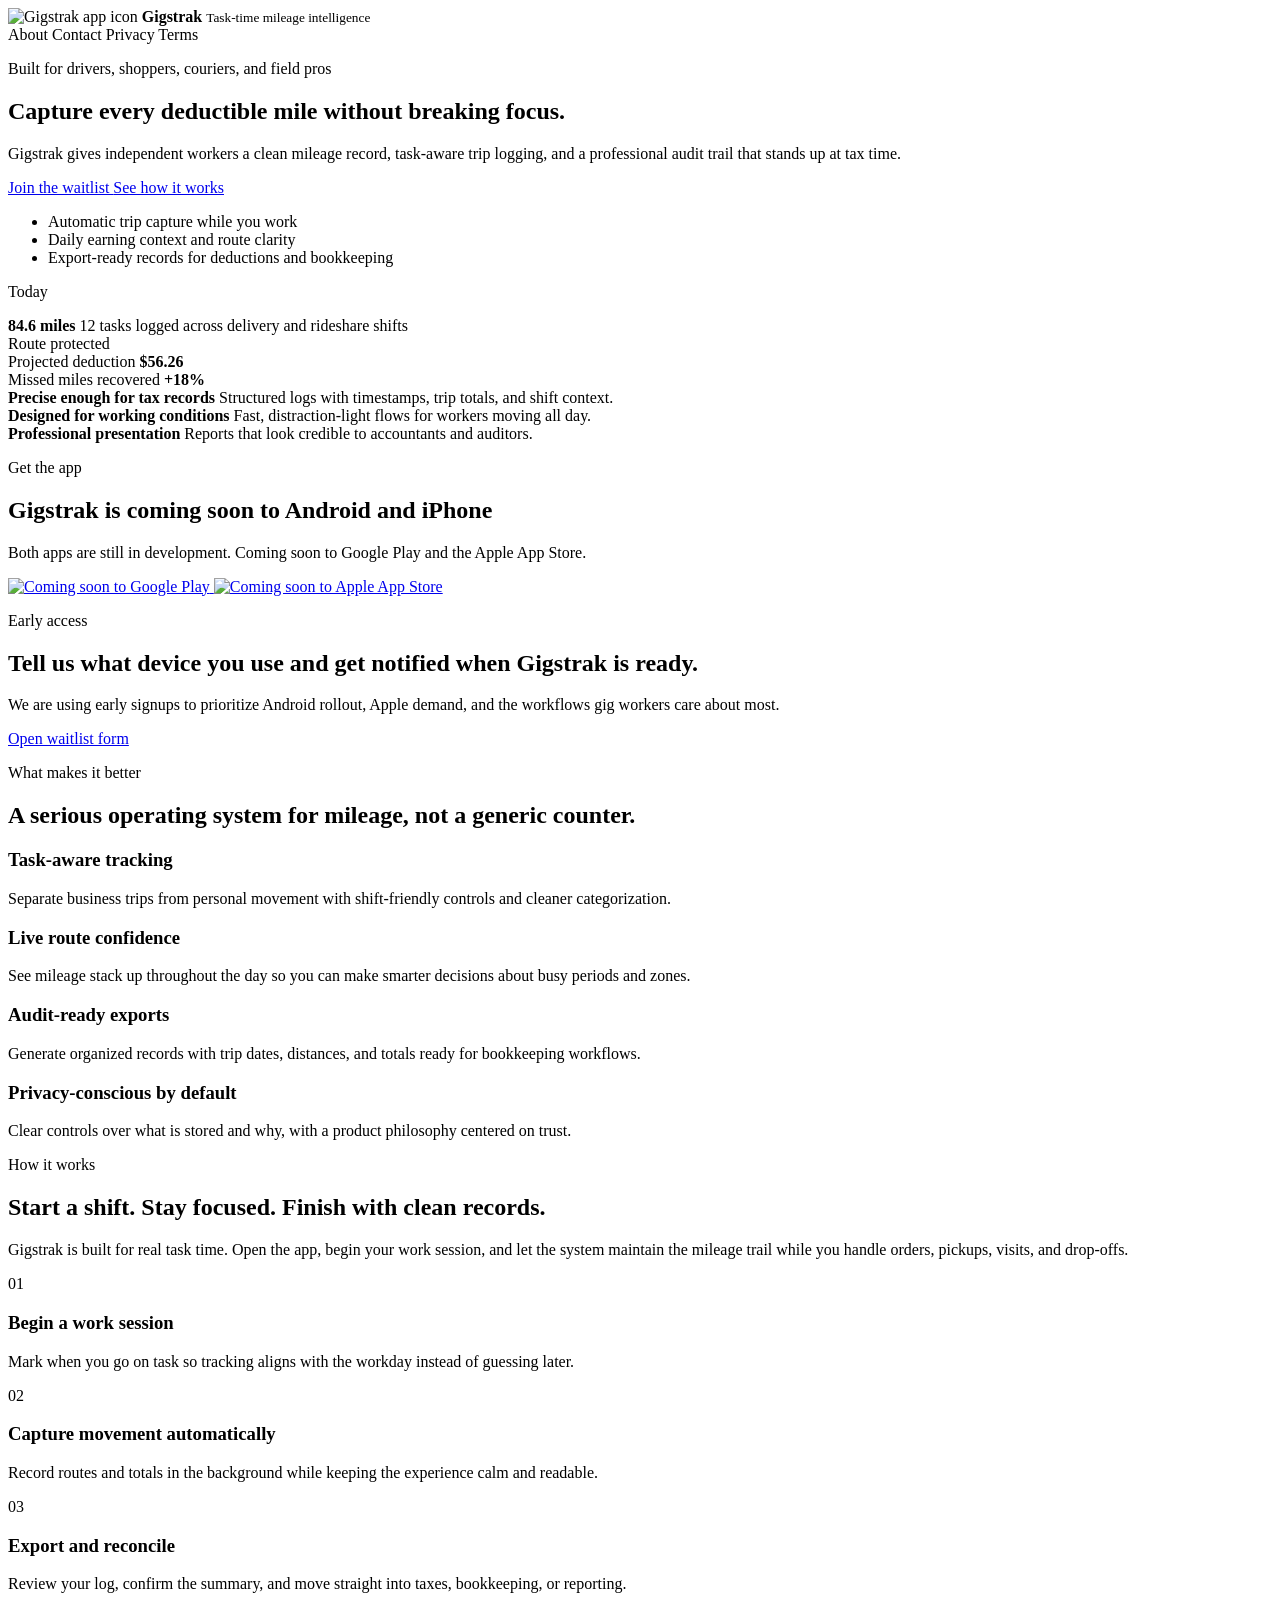
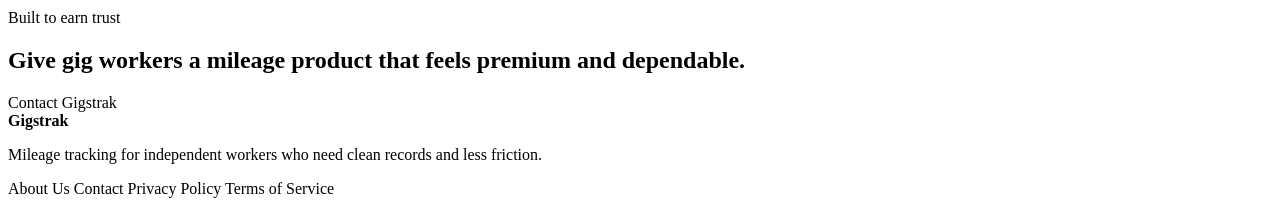
<file: src/main/resources/templates/index.html>
<!DOCTYPE html>
<html lang="en" xmlns:th="http://www.thymeleaf.org">
<head>
    <meta charset="UTF-8">
    <meta name="viewport" content="width=device-width, initial-scale=1.0">
    <title>Gigstrak | Mileage Tracking for Gig Workers</title>
    <meta name="description" content="Gigstrak helps gig workers automatically track miles, protect deductions, and stay focused while on task.">
    <link rel="preconnect" href="https://fonts.googleapis.com">
    <link rel="preconnect" href="https://fonts.gstatic.com" crossorigin>
    <link href="https://fonts.googleapis.com/css2?family=Manrope:wght@400;500;600;700;800&family=Space+Grotesk:wght@500;700&display=swap" rel="stylesheet">
    <link rel="icon" type="image/png" th:href="@{/images/appicon.png}">
    <link rel="stylesheet" th:href="@{/css/site.css}">
    <script async src="https://www.googletagmanager.com/gtag/js?id=G-9YWFZY5YRL"></script>
    <script>
        window.dataLayer = window.dataLayer || [];
        function gtag() { dataLayer.push(arguments); }
        gtag("js", new Date());
        gtag("config", "G-9YWFZY5YRL");
    </script>
    <script defer th:src="@{/js/analytics.js}"></script>
</head>
<body>
<div class="site-shell">
    <header class="topbar">
        <a class="brand" th:href="@{/}">
            <img class="brand-mark" th:src="@{/images/appicon.png}" alt="Gigstrak app icon">
            <span class="brand-copy">
                <strong>Gigstrak</strong>
                <small>Task-time mileage intelligence</small>
            </span>
        </a>
        <nav class="nav">
            <a th:href="@{/about}">About</a>
            <a th:href="@{/contact}">Contact</a>
            <a th:href="@{/privacy}">Privacy</a>
            <a th:href="@{/terms}">Terms</a>
        </nav>
    </header>

    <main>
        <section class="hero">
            <div class="hero-copy">
                <p class="eyebrow">Built for drivers, shoppers, couriers, and field pros</p>
                <h1>Capture every deductible mile without breaking focus.</h1>
                <p class="hero-text">
                    Gigstrak gives independent workers a clean mileage record, task-aware trip logging,
                    and a professional audit trail that stands up at tax time.
                </p>
                <div class="hero-actions">
                    <a class="button button-primary" href="https://forms.gle/8xgizsS3tRy8rVXSA" target="_blank" rel="noopener noreferrer" data-analytics-event="waitlist_click" data-analytics-label="hero_waitlist">
                        Join the waitlist
                    </a>
                    <a class="button button-secondary" href="#features" data-analytics-event="cta_click" data-analytics-label="hero_features">See how it works</a>
                </div>
                <ul class="hero-points">
                    <li>Automatic trip capture while you work</li>
                    <li>Daily earning context and route clarity</li>
                    <li>Export-ready records for deductions and bookkeeping</li>
                </ul>
            </div>
            <div class="hero-panel">
                <div class="stats-card glass">
                    <p>Today</p>
                    <strong>84.6 miles</strong>
                    <span>12 tasks logged across delivery and rideshare shifts</span>
                </div>
                <div class="map-card glass">
                    <div class="map-grid"></div>
                    <div class="map-highlight map-highlight-a"></div>
                    <div class="map-highlight map-highlight-b"></div>
                    <div class="route-pill">Route protected</div>
                </div>
                <div class="metrics-row">
                    <div class="mini-card glass">
                        <span>Projected deduction</span>
                        <strong>$56.26</strong>
                    </div>
                    <div class="mini-card glass">
                        <span>Missed miles recovered</span>
                        <strong>+18%</strong>
                    </div>
                </div>
            </div>
        </section>

        <section class="proof-band">
            <div>
                <strong>Precise enough for tax records</strong>
                <span>Structured logs with timestamps, trip totals, and shift context.</span>
            </div>
            <div>
                <strong>Designed for working conditions</strong>
                <span>Fast, distraction-light flows for workers moving all day.</span>
            </div>
            <div>
                <strong>Professional presentation</strong>
                <span>Reports that look credible to accountants and auditors.</span>
            </div>
        </section>

        <section class="download-strip">
            <div class="download-copy">
                <p class="eyebrow">Get the app</p>
                <h2>Gigstrak is coming soon to Android and iPhone</h2>
                <p>Both apps are still in development. Coming soon to Google Play and the Apple App Store.</p>
            </div>
            <div class="store-actions" aria-label="App store availability">
                <a class="store-badge-image" href="https://play.google.com/store" target="_blank" rel="noopener noreferrer" aria-label="Coming soon to Google Play" data-analytics-event="store_click" data-analytics-label="google_play_badge">
                    <img th:src="@{/images/google-play-badge.svg}" alt="Coming soon to Google Play">
                </a>
                <a class="store-badge-image" href="https://forms.gle/8xgizsS3tRy8rVXSA" target="_blank" rel="noopener noreferrer" aria-label="Join the waitlist for Apple App Store updates" data-analytics-event="waitlist_click" data-analytics-label="apple_coming_soon_badge">
                    <img th:src="@{/images/apple-store-badge.svg}" alt="Coming soon to Apple App Store">
                </a>
            </div>
        </section>

        <section class="section section-compact">
            <div class="waitlist-panel">
                <div>
                    <p class="eyebrow">Early access</p>
                    <h2>Tell us what device you use and get notified when Gigstrak is ready.</h2>
                    <p>We are using early signups to prioritize Android rollout, Apple demand, and the workflows gig workers care about most.</p>
                </div>
                <a class="button button-primary" href="https://forms.gle/8xgizsS3tRy8rVXSA" target="_blank" rel="noopener noreferrer" data-analytics-event="waitlist_click" data-analytics-label="midpage_waitlist">
                    Open waitlist form
                </a>
            </div>
        </section>

        <section class="section" id="features">
            <div class="section-heading">
                <p class="eyebrow">What makes it better</p>
                <h2>A serious operating system for mileage, not a generic counter.</h2>
            </div>
            <div class="feature-grid">
                <article class="feature-card">
                    <h3>Task-aware tracking</h3>
                    <p>Separate business trips from personal movement with shift-friendly controls and cleaner categorization.</p>
                </article>
                <article class="feature-card">
                    <h3>Live route confidence</h3>
                    <p>See mileage stack up throughout the day so you can make smarter decisions about busy periods and zones.</p>
                </article>
                <article class="feature-card">
                    <h3>Audit-ready exports</h3>
                    <p>Generate organized records with trip dates, distances, and totals ready for bookkeeping workflows.</p>
                </article>
                <article class="feature-card">
                    <h3>Privacy-conscious by default</h3>
                    <p>Clear controls over what is stored and why, with a product philosophy centered on trust.</p>
                </article>
            </div>
        </section>

        <section class="section section-alt">
            <div class="workflow">
                <div class="workflow-copy">
                    <p class="eyebrow">How it works</p>
                    <h2>Start a shift. Stay focused. Finish with clean records.</h2>
                    <p>
                        Gigstrak is built for real task time. Open the app, begin your work session, and let the system
                        maintain the mileage trail while you handle orders, pickups, visits, and drop-offs.
                    </p>
                </div>
                <div class="workflow-steps">
                    <div class="workflow-step">
                        <span>01</span>
                        <h3>Begin a work session</h3>
                        <p>Mark when you go on task so tracking aligns with the workday instead of guessing later.</p>
                    </div>
                    <div class="workflow-step">
                        <span>02</span>
                        <h3>Capture movement automatically</h3>
                        <p>Record routes and totals in the background while keeping the experience calm and readable.</p>
                    </div>
                    <div class="workflow-step">
                        <span>03</span>
                        <h3>Export and reconcile</h3>
                        <p>Review your log, confirm the summary, and move straight into taxes, bookkeeping, or reporting.</p>
                    </div>
                </div>
            </div>
        </section>

        <section class="section">
            <div class="cta-card">
                <div>
                    <p class="eyebrow">Built to earn trust</p>
                    <h2>Give gig workers a mileage product that feels premium and dependable.</h2>
                </div>
                <a class="button button-primary" th:href="@{/contact}" data-analytics-event="contact_click" data-analytics-label="footer_cta_contact">Contact Gigstrak</a>
            </div>
        </section>
    </main>

    <footer class="footer">
        <div>
            <strong>Gigstrak</strong>
            <p>Mileage tracking for independent workers who need clean records and less friction.</p>
        </div>
        <div class="footer-links">
            <a th:href="@{/about}">About Us</a>
            <a th:href="@{/contact}">Contact</a>
            <a th:href="@{/privacy}">Privacy Policy</a>
            <a th:href="@{/terms}">Terms of Service</a>
        </div>
    </footer>
</div>
</body>
</html>
</file>
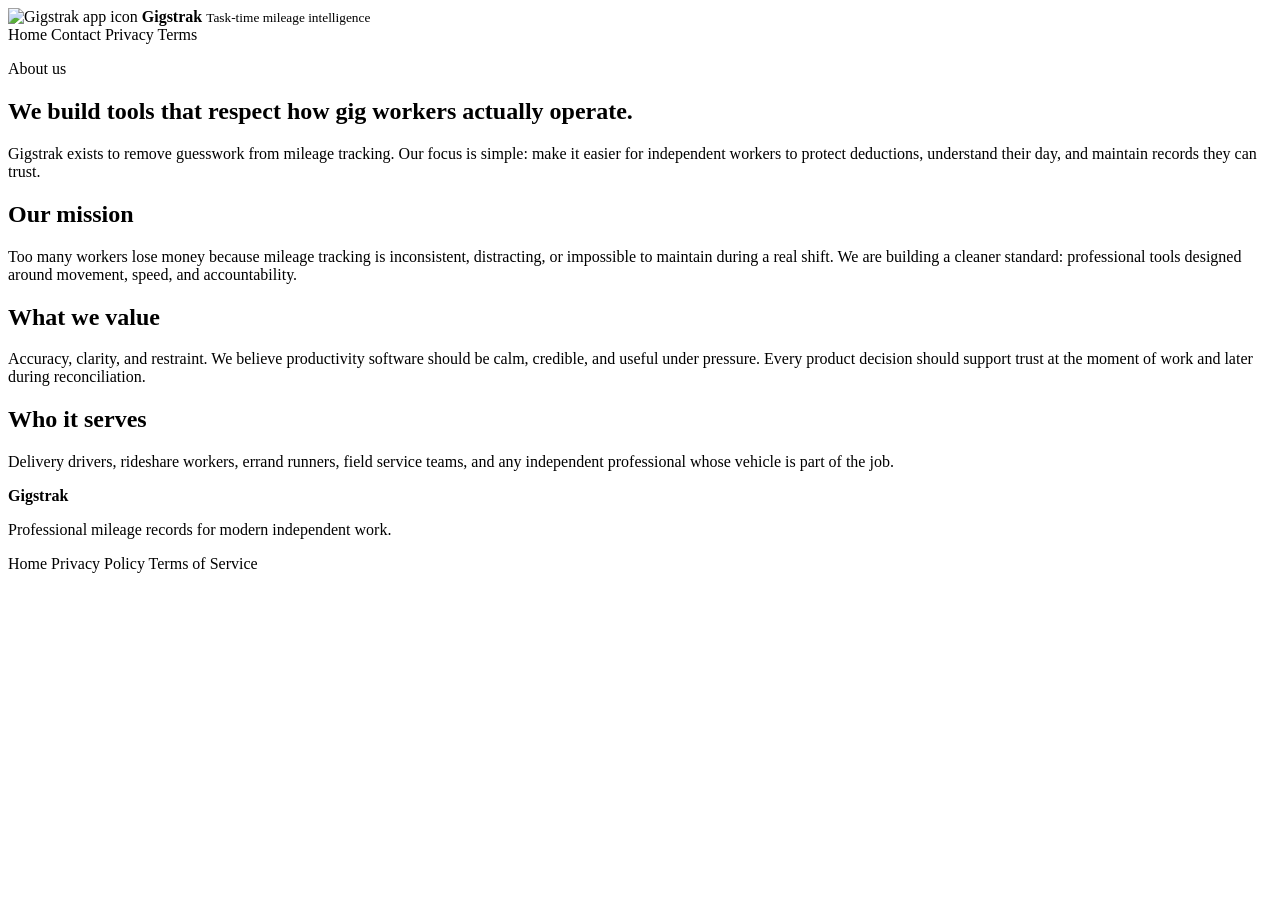
<file: src/main/resources/templates/about.html>
<!DOCTYPE html>
<html lang="en" xmlns:th="http://www.thymeleaf.org">
<head>
    <meta charset="UTF-8">
    <meta name="viewport" content="width=device-width, initial-scale=1.0">
    <title>About Gigstrak</title>
    <link rel="preconnect" href="https://fonts.googleapis.com">
    <link rel="preconnect" href="https://fonts.gstatic.com" crossorigin>
    <link href="https://fonts.googleapis.com/css2?family=Manrope:wght@400;500;600;700;800&family=Space+Grotesk:wght@500;700&display=swap" rel="stylesheet">
    <link rel="icon" type="image/png" th:href="@{/images/appicon.png}">
    <link rel="stylesheet" th:href="@{/css/site.css}">
    <script async src="https://www.googletagmanager.com/gtag/js?id=G-9YWFZY5YRL"></script>
    <script>
        window.dataLayer = window.dataLayer || [];
        function gtag() { dataLayer.push(arguments); }
        gtag("js", new Date());
        gtag("config", "G-9YWFZY5YRL");
    </script>
    <script defer th:src="@{/js/analytics.js}"></script>
</head>
<body>
<div class="site-shell site-shell-inner">
    <header class="topbar">
        <a class="brand" th:href="@{/}">
            <img class="brand-mark" th:src="@{/images/appicon.png}" alt="Gigstrak app icon">
            <span class="brand-copy">
                <strong>Gigstrak</strong>
                <small>Task-time mileage intelligence</small>
            </span>
        </a>
        <nav class="nav">
            <a th:href="@{/}">Home</a>
            <a th:href="@{/contact}">Contact</a>
            <a th:href="@{/privacy}">Privacy</a>
            <a th:href="@{/terms}">Terms</a>
        </nav>
    </header>

    <main class="content-page">
        <section class="page-hero">
            <p class="eyebrow">About us</p>
            <h1>We build tools that respect how gig workers actually operate.</h1>
            <p>
                Gigstrak exists to remove guesswork from mileage tracking. Our focus is simple:
                make it easier for independent workers to protect deductions, understand their day,
                and maintain records they can trust.
            </p>
        </section>

        <section class="content-grid">
            <article class="content-card">
                <h2>Our mission</h2>
                <p>
                    Too many workers lose money because mileage tracking is inconsistent, distracting,
                    or impossible to maintain during a real shift. We are building a cleaner standard:
                    professional tools designed around movement, speed, and accountability.
                </p>
            </article>
            <article class="content-card">
                <h2>What we value</h2>
                <p>
                    Accuracy, clarity, and restraint. We believe productivity software should be calm,
                    credible, and useful under pressure. Every product decision should support trust
                    at the moment of work and later during reconciliation.
                </p>
            </article>
            <article class="content-card">
                <h2>Who it serves</h2>
                <p>
                    Delivery drivers, rideshare workers, errand runners, field service teams, and
                    any independent professional whose vehicle is part of the job.
                </p>
            </article>
        </section>
    </main>

    <footer class="footer">
        <div>
            <strong>Gigstrak</strong>
            <p>Professional mileage records for modern independent work.</p>
        </div>
        <div class="footer-links">
            <a th:href="@{/}">Home</a>
            <a th:href="@{/privacy}">Privacy Policy</a>
            <a th:href="@{/terms}">Terms of Service</a>
        </div>
    </footer>
</div>
</body>
</html>
</file>
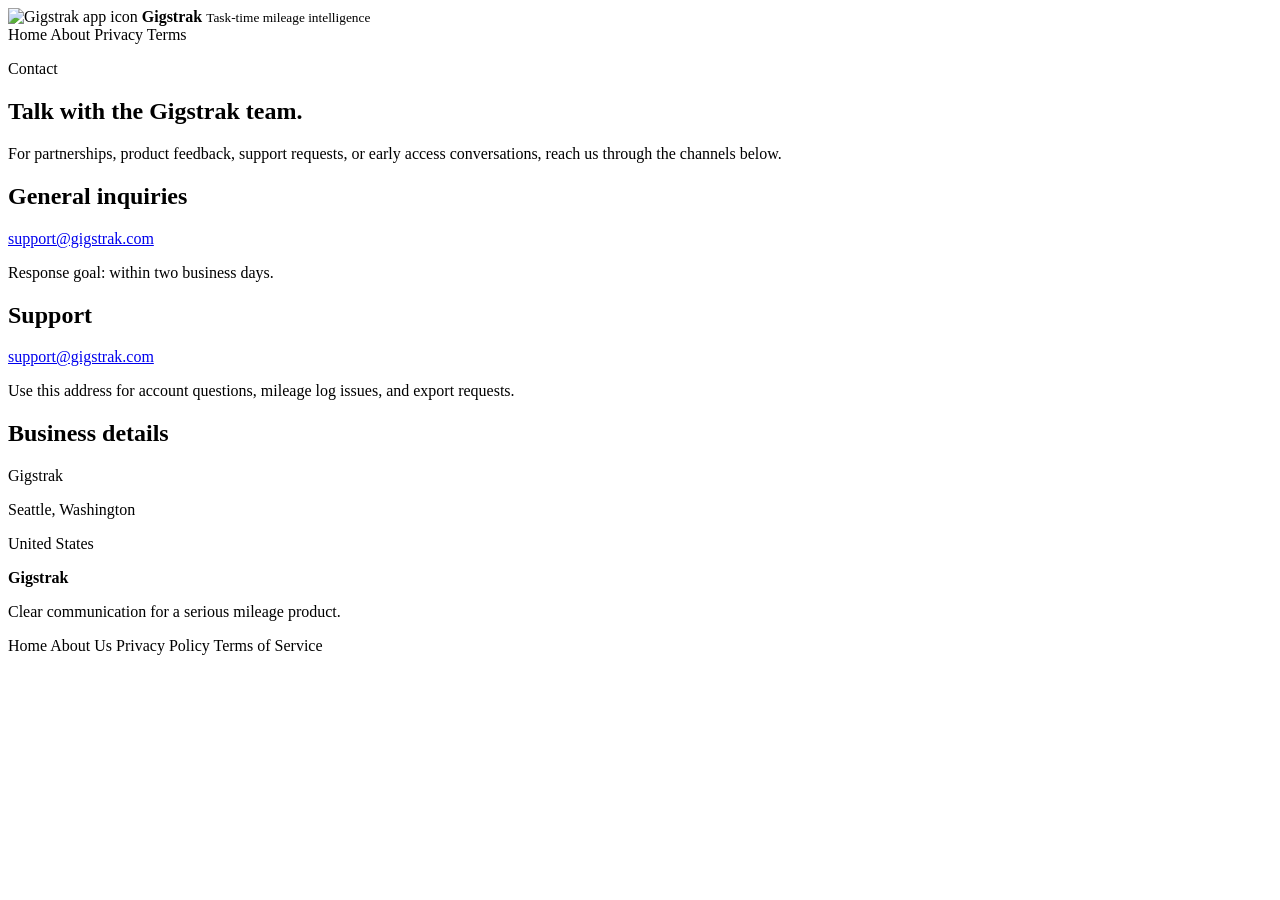
<file: src/main/resources/templates/contact.html>
<!DOCTYPE html>
<html lang="en" xmlns:th="http://www.thymeleaf.org">
<head>
    <meta charset="UTF-8">
    <meta name="viewport" content="width=device-width, initial-scale=1.0">
    <title>Contact Gigstrak</title>
    <link rel="preconnect" href="https://fonts.googleapis.com">
    <link rel="preconnect" href="https://fonts.gstatic.com" crossorigin>
    <link href="https://fonts.googleapis.com/css2?family=Manrope:wght@400;500;600;700;800&family=Space+Grotesk:wght@500;700&display=swap" rel="stylesheet">
    <link rel="icon" type="image/png" th:href="@{/images/appicon.png}">
    <link rel="stylesheet" th:href="@{/css/site.css}">
    <script async src="https://www.googletagmanager.com/gtag/js?id=G-9YWFZY5YRL"></script>
    <script>
        window.dataLayer = window.dataLayer || [];
        function gtag() { dataLayer.push(arguments); }
        gtag("js", new Date());
        gtag("config", "G-9YWFZY5YRL");
    </script>
    <script defer th:src="@{/js/analytics.js}"></script>
</head>
<body>
<div class="site-shell site-shell-inner">
    <header class="topbar">
        <a class="brand" th:href="@{/}">
            <img class="brand-mark" th:src="@{/images/appicon.png}" alt="Gigstrak app icon">
            <span class="brand-copy">
                <strong>Gigstrak</strong>
                <small>Task-time mileage intelligence</small>
            </span>
        </a>
        <nav class="nav">
            <a th:href="@{/}">Home</a>
            <a th:href="@{/about}">About</a>
            <a th:href="@{/privacy}">Privacy</a>
            <a th:href="@{/terms}">Terms</a>
        </nav>
    </header>

    <main class="content-page">
        <section class="page-hero">
            <p class="eyebrow">Contact</p>
            <h1>Talk with the Gigstrak team.</h1>
            <p>
                For partnerships, product feedback, support requests, or early access conversations,
                reach us through the channels below.
            </p>
        </section>

        <section class="contact-layout">
            <article class="content-card">
                <h2>General inquiries</h2>
                <p><a href="mailto:support@gigstrak.com">support@gigstrak.com</a></p>
                <p>Response goal: within two business days.</p>
            </article>
            <article class="content-card">
                <h2>Support</h2>
                <p><a href="mailto:support@gigstrak.com">support@gigstrak.com</a></p>
                <p>Use this address for account questions, mileage log issues, and export requests.</p>
            </article>
            <article class="content-card">
                <h2>Business details</h2>
                <p>Gigstrak</p>
                <p>Seattle, Washington</p>
                <p>United States</p>
            </article>
        </section>
    </main>

    <footer class="footer">
        <div>
            <strong>Gigstrak</strong>
            <p>Clear communication for a serious mileage product.</p>
        </div>
        <div class="footer-links">
            <a th:href="@{/}">Home</a>
            <a th:href="@{/about}">About Us</a>
            <a th:href="@{/privacy}">Privacy Policy</a>
            <a th:href="@{/terms}">Terms of Service</a>
        </div>
    </footer>
</div>
</body>
</html>
</file>
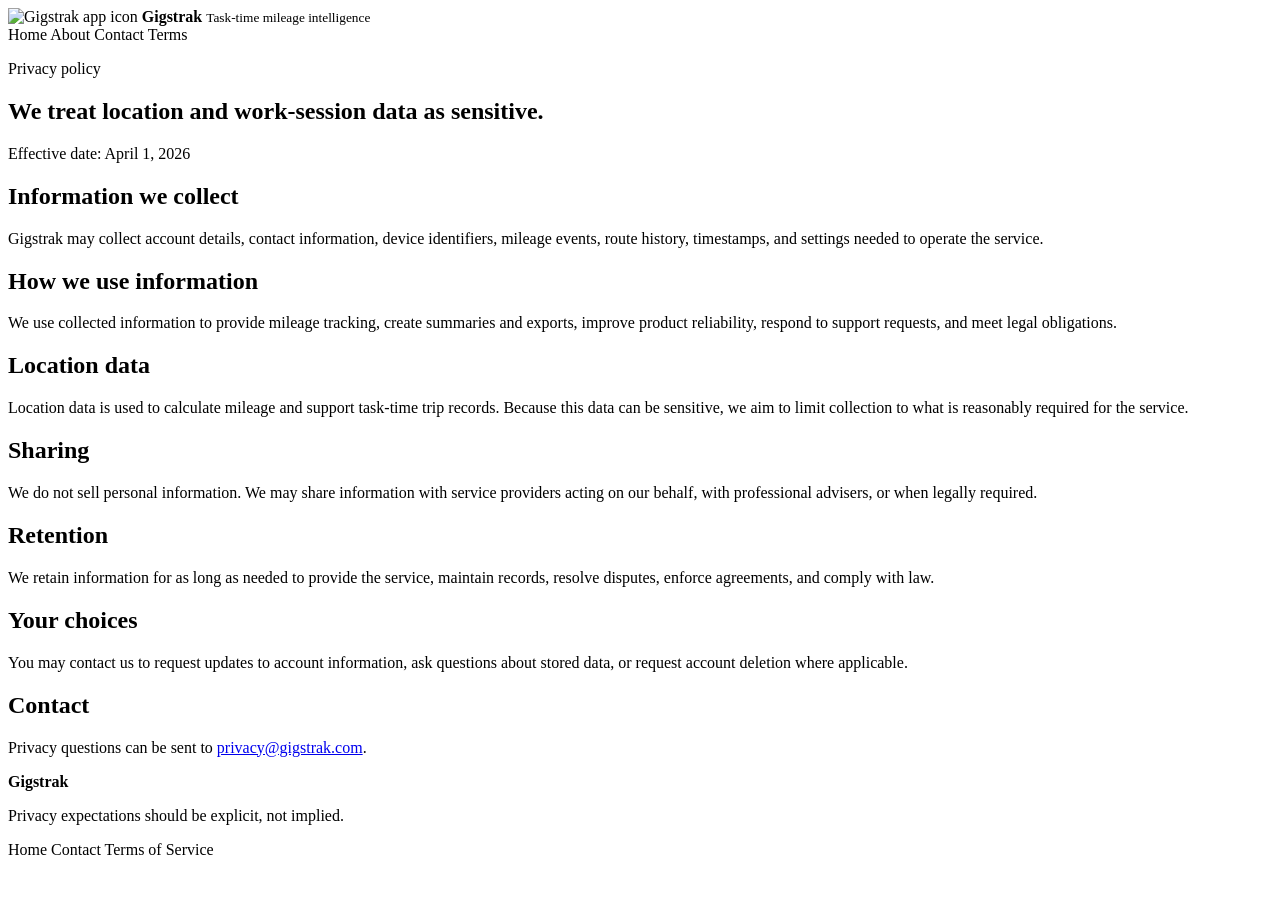
<file: src/main/resources/templates/privacy.html>
<!DOCTYPE html>
<html lang="en" xmlns:th="http://www.thymeleaf.org">
<head>
    <meta charset="UTF-8">
    <meta name="viewport" content="width=device-width, initial-scale=1.0">
    <title>Gigstrak Privacy Policy</title>
    <link rel="preconnect" href="https://fonts.googleapis.com">
    <link rel="preconnect" href="https://fonts.gstatic.com" crossorigin>
    <link href="https://fonts.googleapis.com/css2?family=Manrope:wght@400;500;600;700;800&family=Space+Grotesk:wght@500;700&display=swap" rel="stylesheet">
    <link rel="icon" type="image/png" th:href="@{/images/appicon.png}">
    <link rel="stylesheet" th:href="@{/css/site.css}">
    <script async src="https://www.googletagmanager.com/gtag/js?id=G-9YWFZY5YRL"></script>
    <script>
        window.dataLayer = window.dataLayer || [];
        function gtag() { dataLayer.push(arguments); }
        gtag("js", new Date());
        gtag("config", "G-9YWFZY5YRL");
    </script>
    <script defer th:src="@{/js/analytics.js}"></script>
</head>
<body>
<div class="site-shell site-shell-inner">
    <header class="topbar">
        <a class="brand" th:href="@{/}">
            <img class="brand-mark" th:src="@{/images/appicon.png}" alt="Gigstrak app icon">
            <span class="brand-copy">
                <strong>Gigstrak</strong>
                <small>Task-time mileage intelligence</small>
            </span>
        </a>
        <nav class="nav">
            <a th:href="@{/}">Home</a>
            <a th:href="@{/about}">About</a>
            <a th:href="@{/contact}">Contact</a>
            <a th:href="@{/terms}">Terms</a>
        </nav>
    </header>

    <main class="content-page legal-page">
        <section class="page-hero">
            <p class="eyebrow">Privacy policy</p>
            <h1>We treat location and work-session data as sensitive.</h1>
            <p>Effective date: April 1, 2026</p>
        </section>

        <article class="legal-card">
            <h2>Information we collect</h2>
            <p>Gigstrak may collect account details, contact information, device identifiers, mileage events, route history, timestamps, and settings needed to operate the service.</p>

            <h2>How we use information</h2>
            <p>We use collected information to provide mileage tracking, create summaries and exports, improve product reliability, respond to support requests, and meet legal obligations.</p>

            <h2>Location data</h2>
            <p>Location data is used to calculate mileage and support task-time trip records. Because this data can be sensitive, we aim to limit collection to what is reasonably required for the service.</p>

            <h2>Sharing</h2>
            <p>We do not sell personal information. We may share information with service providers acting on our behalf, with professional advisers, or when legally required.</p>

            <h2>Retention</h2>
            <p>We retain information for as long as needed to provide the service, maintain records, resolve disputes, enforce agreements, and comply with law.</p>

            <h2>Your choices</h2>
            <p>You may contact us to request updates to account information, ask questions about stored data, or request account deletion where applicable.</p>

            <h2>Contact</h2>
            <p>Privacy questions can be sent to <a href="mailto:privacy@gigstrak.com">privacy@gigstrak.com</a>.</p>
        </article>
    </main>

    <footer class="footer">
        <div>
            <strong>Gigstrak</strong>
            <p>Privacy expectations should be explicit, not implied.</p>
        </div>
        <div class="footer-links">
            <a th:href="@{/}">Home</a>
            <a th:href="@{/contact}">Contact</a>
            <a th:href="@{/terms}">Terms of Service</a>
        </div>
    </footer>
</div>
</body>
</html>
</file>
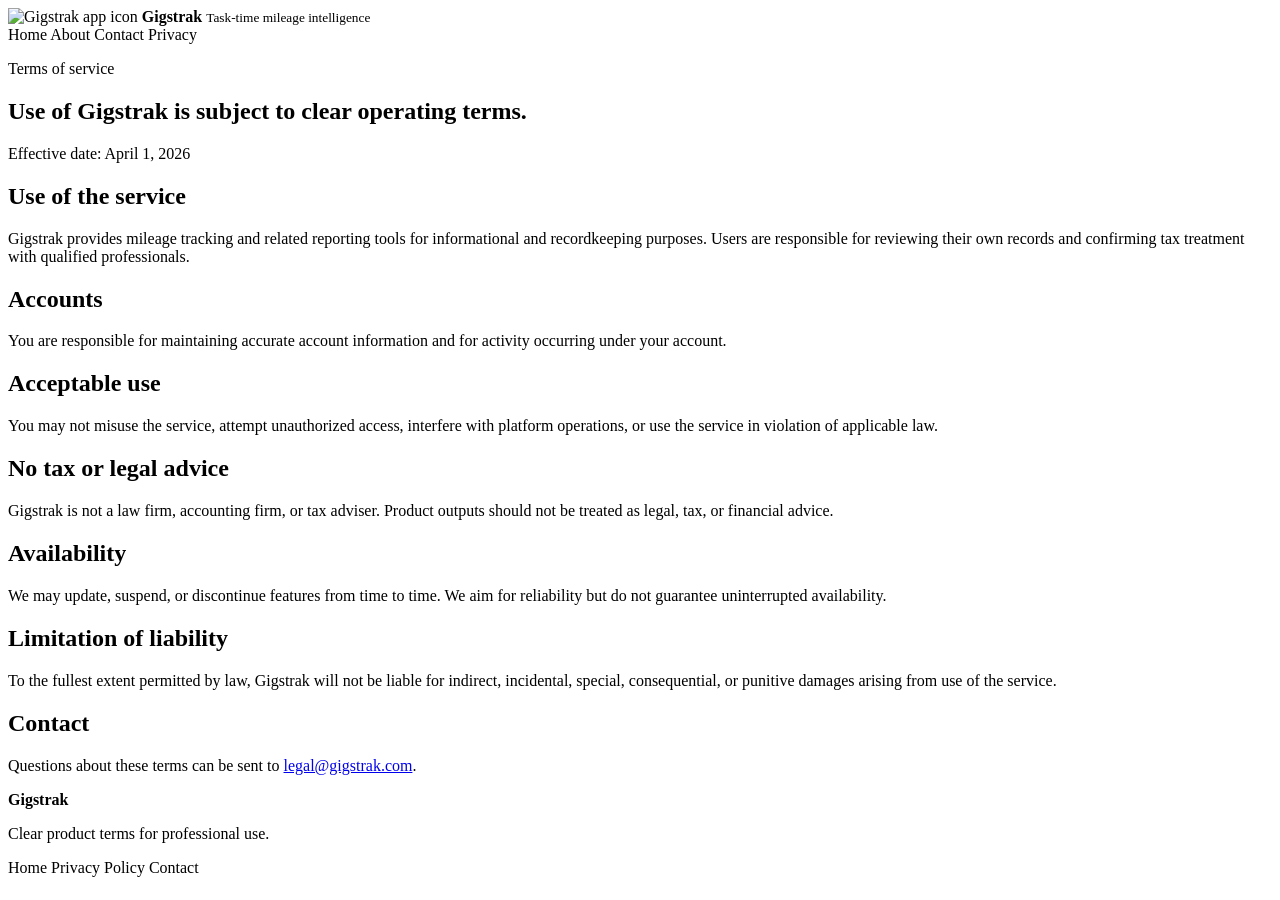
<file: src/main/resources/templates/terms.html>
<!DOCTYPE html>
<html lang="en" xmlns:th="http://www.thymeleaf.org">
<head>
    <meta charset="UTF-8">
    <meta name="viewport" content="width=device-width, initial-scale=1.0">
    <title>Gigstrak Terms of Service</title>
    <link rel="preconnect" href="https://fonts.googleapis.com">
    <link rel="preconnect" href="https://fonts.gstatic.com" crossorigin>
    <link href="https://fonts.googleapis.com/css2?family=Manrope:wght@400;500;600;700;800&family=Space+Grotesk:wght@500;700&display=swap" rel="stylesheet">
    <link rel="icon" type="image/png" th:href="@{/images/appicon.png}">
    <link rel="stylesheet" th:href="@{/css/site.css}">
    <script async src="https://www.googletagmanager.com/gtag/js?id=G-9YWFZY5YRL"></script>
    <script>
        window.dataLayer = window.dataLayer || [];
        function gtag() { dataLayer.push(arguments); }
        gtag("js", new Date());
        gtag("config", "G-9YWFZY5YRL");
    </script>
    <script defer th:src="@{/js/analytics.js}"></script>
</head>
<body>
<div class="site-shell site-shell-inner">
    <header class="topbar">
        <a class="brand" th:href="@{/}">
            <img class="brand-mark" th:src="@{/images/appicon.png}" alt="Gigstrak app icon">
            <span class="brand-copy">
                <strong>Gigstrak</strong>
                <small>Task-time mileage intelligence</small>
            </span>
        </a>
        <nav class="nav">
            <a th:href="@{/}">Home</a>
            <a th:href="@{/about}">About</a>
            <a th:href="@{/contact}">Contact</a>
            <a th:href="@{/privacy}">Privacy</a>
        </nav>
    </header>

    <main class="content-page legal-page">
        <section class="page-hero">
            <p class="eyebrow">Terms of service</p>
            <h1>Use of Gigstrak is subject to clear operating terms.</h1>
            <p>Effective date: April 1, 2026</p>
        </section>

        <article class="legal-card">
            <h2>Use of the service</h2>
            <p>Gigstrak provides mileage tracking and related reporting tools for informational and recordkeeping purposes. Users are responsible for reviewing their own records and confirming tax treatment with qualified professionals.</p>

            <h2>Accounts</h2>
            <p>You are responsible for maintaining accurate account information and for activity occurring under your account.</p>

            <h2>Acceptable use</h2>
            <p>You may not misuse the service, attempt unauthorized access, interfere with platform operations, or use the service in violation of applicable law.</p>

            <h2>No tax or legal advice</h2>
            <p>Gigstrak is not a law firm, accounting firm, or tax adviser. Product outputs should not be treated as legal, tax, or financial advice.</p>

            <h2>Availability</h2>
            <p>We may update, suspend, or discontinue features from time to time. We aim for reliability but do not guarantee uninterrupted availability.</p>

            <h2>Limitation of liability</h2>
            <p>To the fullest extent permitted by law, Gigstrak will not be liable for indirect, incidental, special, consequential, or punitive damages arising from use of the service.</p>

            <h2>Contact</h2>
            <p>Questions about these terms can be sent to <a href="mailto:legal@gigstrak.com">legal@gigstrak.com</a>.</p>
        </article>
    </main>

    <footer class="footer">
        <div>
            <strong>Gigstrak</strong>
            <p>Clear product terms for professional use.</p>
        </div>
        <div class="footer-links">
            <a th:href="@{/}">Home</a>
            <a th:href="@{/privacy}">Privacy Policy</a>
            <a th:href="@{/contact}">Contact</a>
        </div>
    </footer>
</div>
</body>
</html>
</file>
